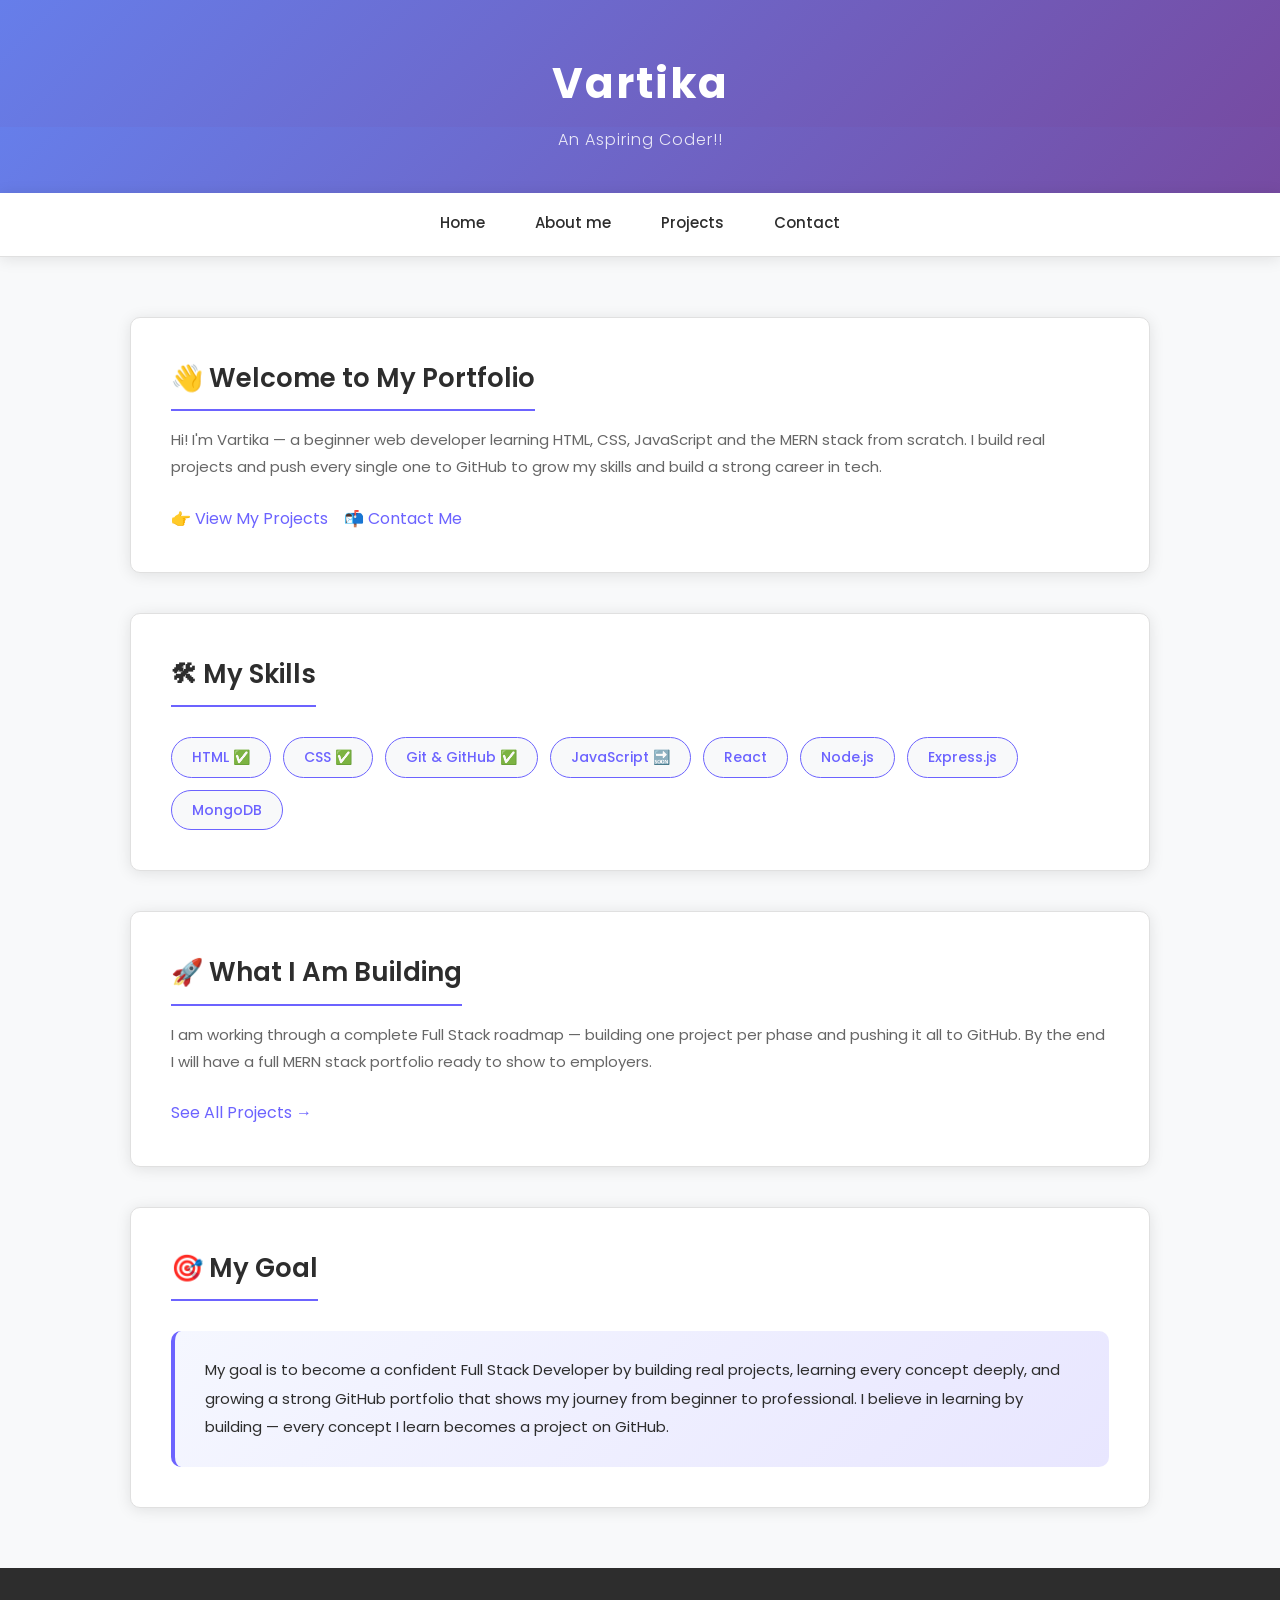
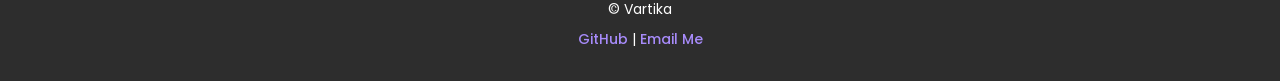
<file: index.html>
<!DOCTYPE html>
<html lang="en">
<head>
    <meta charset="UTF-8">
    <meta name="viewport" content="width=device-width, initial-scale=1.0">
    <title>Portfolio — Vartika</title>
    <link rel="stylesheet" href="style.css" />
    <link href="https://fonts.googleapis.com/css2?family=Poppins:wght@300;400;500;600;700&display=swap" rel="stylesheet" />
</head>
<body>

    <!-- NAME & TAGLINE -->
    <h1>Vartika</h1>
    <p>An Aspiring Coder!!</p>

    <!-- HEADER -->
    <header>
        <nav>
            <a href="index.html">Home</a>
            <a href="about.html">About me</a>
            <a href="projects.html">Projects</a>
            <a href="contact.html">Contact</a>
        </nav>
    </header>

    <!-- MAIN -->
    <main>

        <!-- Hero Section -->
        <section>
            <h2>👋 Welcome to My Portfolio</h2>
            <p>
                Hi! I'm Vartika — a beginner web developer learning
                HTML, CSS, JavaScript and the MERN stack from scratch.
                I build real projects and push every single one to GitHub
                to grow my skills and build a strong career in tech.
            </p>
            <br />
            <a href="projects.html">👉 View My Projects</a>
            &nbsp;&nbsp;
            <a href="contact.html">📬 Contact Me</a>
        </section>

        <!-- Skills Section -->
        <section>
            <h2>🛠 My Skills</h2>
            <ul>
                <li>HTML ✅</li>
                <li>CSS ✅</li>
                <li>Git & GitHub ✅</li>
                <li>JavaScript 🔜</li>
                <li>React</li>
                <li>Node.js</li>
                <li>Express.js</li>
                <li>MongoDB</li>
            </ul>
        </section>

        <!-- What I am building -->
        <section>
            <h2>🚀 What I Am Building</h2>
            <p>
                I am working through a complete Full Stack roadmap —
                building one project per phase and pushing it all to GitHub.
                By the end I will have a full MERN stack portfolio
                ready to show to employers.
            </p>
            <br />
            <a href="projects.html">See All Projects →</a>
        </section>

        <!-- Goal Section -->
        <section>
            <h2>🎯 My Goal</h2>
            <div class="goal-box">
                My goal is to become a confident Full Stack Developer
                by building real projects, learning every concept deeply,
                and growing a strong GitHub portfolio that shows my journey
                from beginner to professional. I believe in learning by
                building — every concept I learn becomes a project on GitHub.
            </div>
        </section>

    </main>

    <!-- FOOTER -->
    <footer>
        <p>&copy; Vartika</p>
        <p>
            <a href="https://github.com/Vartika1930" target="_blank">GitHub</a> |
            <a href="mailto:vartikapandey1930@email.com">Email Me</a>
        </p>
    </footer>

</body>
</html>
</file>
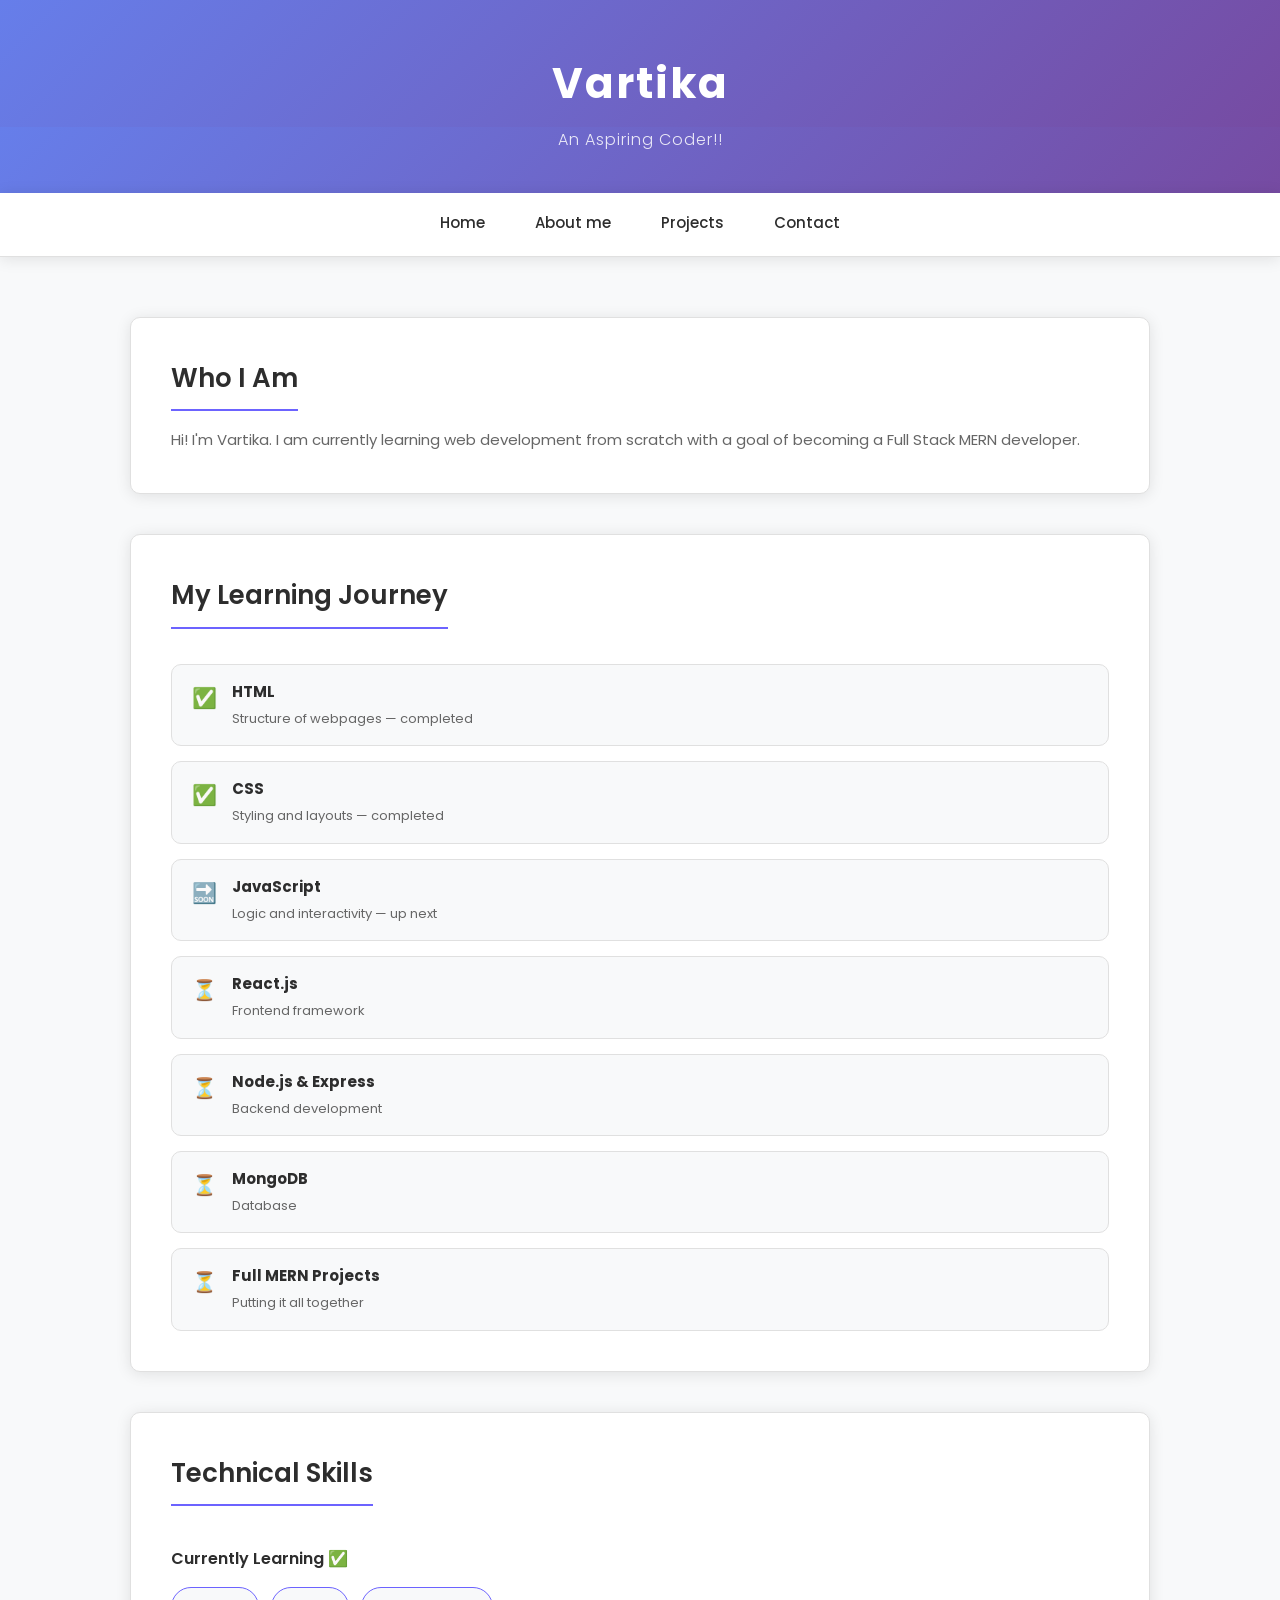
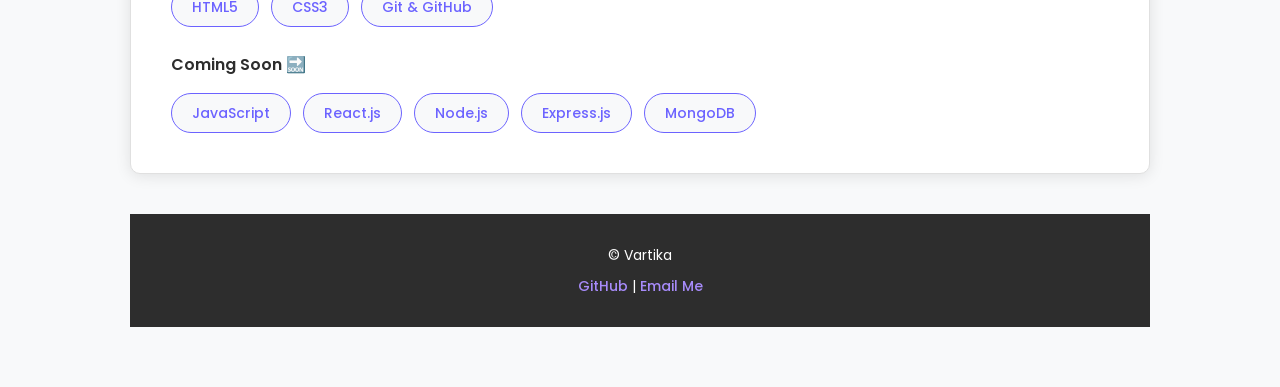
<file: about.html>
<!DOCTYPE html>
<html lang="en">
<head>
    <meta charset="UTF-8">
    <meta name="viewport" content="width=device-width, initial-scale=1.0">
    <title>About Me — Vartika</title>
    <link rel="stylesheet" href="style.css" />
    <link href="https://fonts.googleapis.com/css2?family=Poppins:wght@300;400;500;600;700&display=swap" rel="stylesheet" />
</head>
<body>

    <!-- NAME & TAGLINE -->
    <h1>Vartika</h1>
    <p>An Aspiring Coder!!</p>

    <!-- HEADER -->
    <header>
        <nav>
            <a href="index.html">Home</a>
            <a href="about.html">About me</a>
            <a href="projects.html">Projects</a>
            <a href="contact.html">Contact</a>
        </nav>
    </header>

    <!-- MAIN -->
    <main>

        <!-- Who I am -->
        <section>
            <h2>Who I Am</h2>
            <p>
                Hi! I'm Vartika. I am currently learning web development
                from scratch with a goal of becoming a Full Stack MERN
                developer.
            </p>
        </section>

        <!-- Learning Journey -->
        <section>
            <h2>My Learning Journey</h2>
            <ol class="journey-list">
                <li>
                    <span class="done">✅</span>
                    <div>
                        <strong>HTML</strong>
                        <p>Structure of webpages — completed</p>
                    </div>
                </li>
                <li>
                    <span class="done">✅</span>
                    <div>
                        <strong>CSS</strong>
                        <p>Styling and layouts — completed</p>
                    </div>
                </li>
                <li>
                    <span class="current">🔜</span>
                    <div>
                        <strong>JavaScript</strong>
                        <p>Logic and interactivity — up next</p>
                    </div>
                </li>
                <li>
                    <span>⏳</span>
                    <div>
                        <strong>React.js</strong>
                        <p>Frontend framework</p>
                    </div>
                </li>
                <li>
                    <span>⏳</span>
                    <div>
                        <strong>Node.js & Express</strong>
                        <p>Backend development</p>
                    </div>
                </li>
                <li>
                    <span>⏳</span>
                    <div>
                        <strong>MongoDB</strong>
                        <p>Database</p>
                    </div>
                </li>
                <li>
                    <span>⏳</span>
                    <div>
                        <strong>Full MERN Projects</strong>
                        <p>Putting it all together</p>
                    </div>
                </li>
            </ol>
        </section>

        <!-- Technical Skills -->
        <section>
            <h2>Technical Skills</h2>

            <h3 class="skills-heading">Currently Learning ✅</h3>
            <ul>
                <li>HTML5</li>
                <li>CSS3</li>
                <li>Git & GitHub</li>
            </ul>

            <h3 class="skills-heading">Coming Soon 🔜</h3>
            <ul>
                <li>JavaScript</li>
                <li>React.js</li>
                <li>Node.js</li>
                <li>Express.js</li>
                <li>MongoDB</li>
            </ul>
        </section>

    <footer>
        <p>&copy; Vartika</p>
        <p>
            <a href="https://github.com/Vartika1930" target="_blank">GitHub</a> |
            <a href="mailto:vartikapandey1930@email.com">Email Me</a>
        </p>
    </footer>

</body>
</html>
</file>
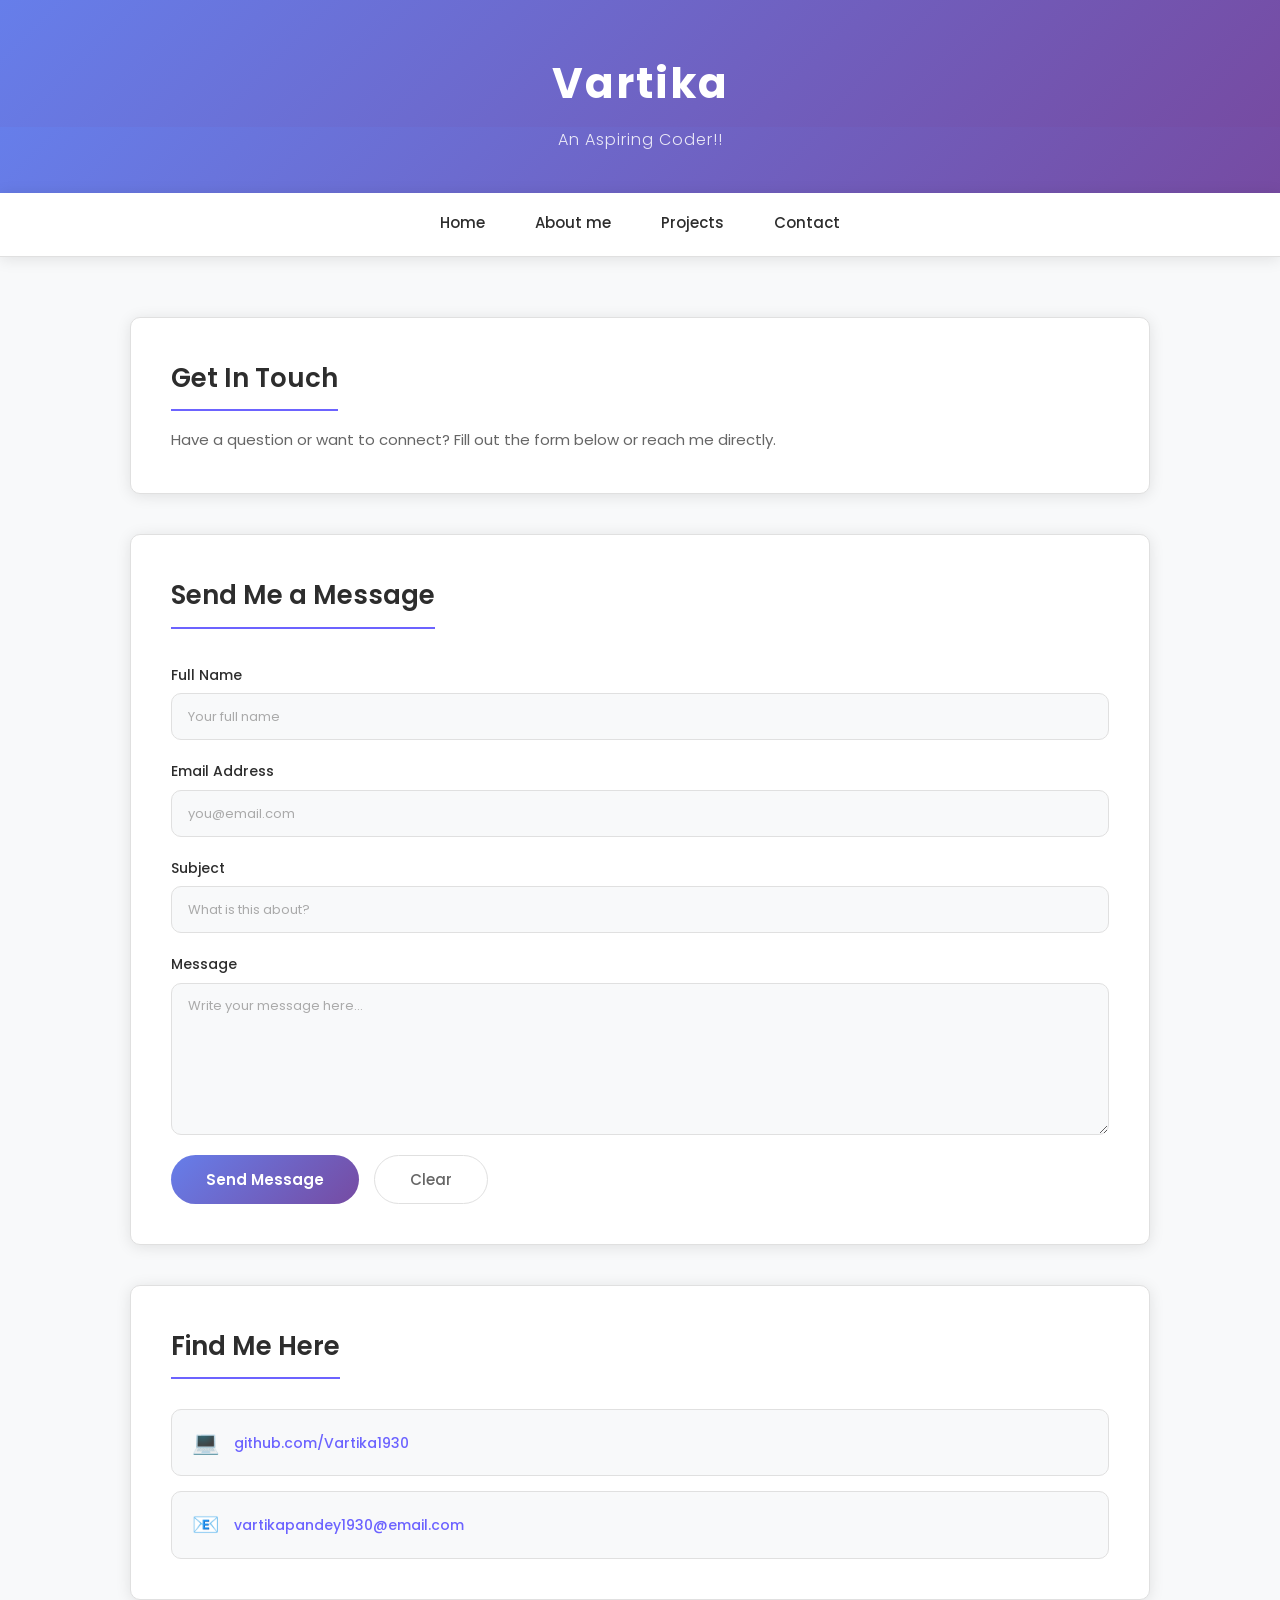
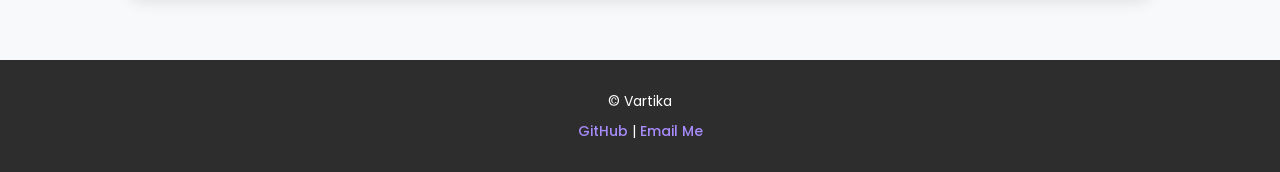
<file: contact.html>
<!DOCTYPE html>
<html lang="en">
<head>
    <meta charset="UTF-8">
    <meta name="viewport" content="width=device-width, initial-scale=1.0">
    <title>Contact — Vartika</title>
    <link rel="stylesheet" href="style.css" />
    <link href="https://fonts.googleapis.com/css2?family=Poppins:wght@300;400;500;600;700&display=swap" rel="stylesheet" />
</head>
<body>

    <!-- NAME & TAGLINE -->
    <h1>Vartika</h1>
    <p>An Aspiring Coder!!</p>

    <!-- HEADER -->
    <header>
        <nav>
            <a href="index.html">Home</a>
            <a href="about.html">About me</a>
            <a href="projects.html">Projects</a>
            <a href="contact.html">Contact</a>
        </nav>
    </header>

    <!-- MAIN -->
    <main>

        <section>
            <h2>Get In Touch</h2>
            <p>
                Have a question or want to connect?
                Fill out the form below or reach me directly.
            </p>
        </section>

        <!-- Contact Form -->
        <section class="contact-section">
            <h2>Send Me a Message</h2>

            <form class="contact-form" action="#" method="POST">

                <div class="form-group">
                    <label for="name">Full Name</label>
                    <input
                        type="text"
                        id="name"
                        name="name"
                        placeholder="Your full name"
                        required
                    />
                </div>

                <div class="form-group">
                    <label for="email">Email Address</label>
                    <input
                        type="email"
                        id="email"
                        name="email"
                        placeholder="you@email.com"
                        required
                    />
                </div>

                <div class="form-group">
                    <label for="subject">Subject</label>
                    <input
                        type="text"
                        id="subject"
                        name="subject"
                        placeholder="What is this about?"
                    />
                </div>

                <div class="form-group">
                    <label for="message">Message</label>
                    <textarea
                        id="message"
                        name="message"
                        rows="6"
                        placeholder="Write your message here..."
                        required
                    ></textarea>
                </div>

                <div class="form-buttons">
                    <button type="submit" class="btn-submit">Send Message</button>
                    <button type="reset" class="btn-reset">Clear</button>
                </div>

            </form>
        </section>

        <!-- Direct Contact -->
        <section>
            <h2>Find Me Here</h2>
            <ul class="contact-links">
                <li>
                    <span>💻</span>
                    <a href="https://github.com/Vartika1930" target="_blank">
                        github.com/Vartika1930
                    </a>
                </li>
                <li>
                    <span>📧</span>
                    <a href="mailto:vartikapandey1930@email.com">
                        vartikapandey1930@email.com
                    </a>
                </li>
            </ul>
        </section>

    </main>

    <!-- FOOTER -->
    <footer>
        <p>&copy; Vartika</p>
        <p>
            <a href="https://github.com/Vartika1930" target="_blank">GitHub</a> |
            <a href="mailto:vartikapandey1930@email.com">Email Me</a>
        </p>
    </footer>

</body>
</html>
</file>
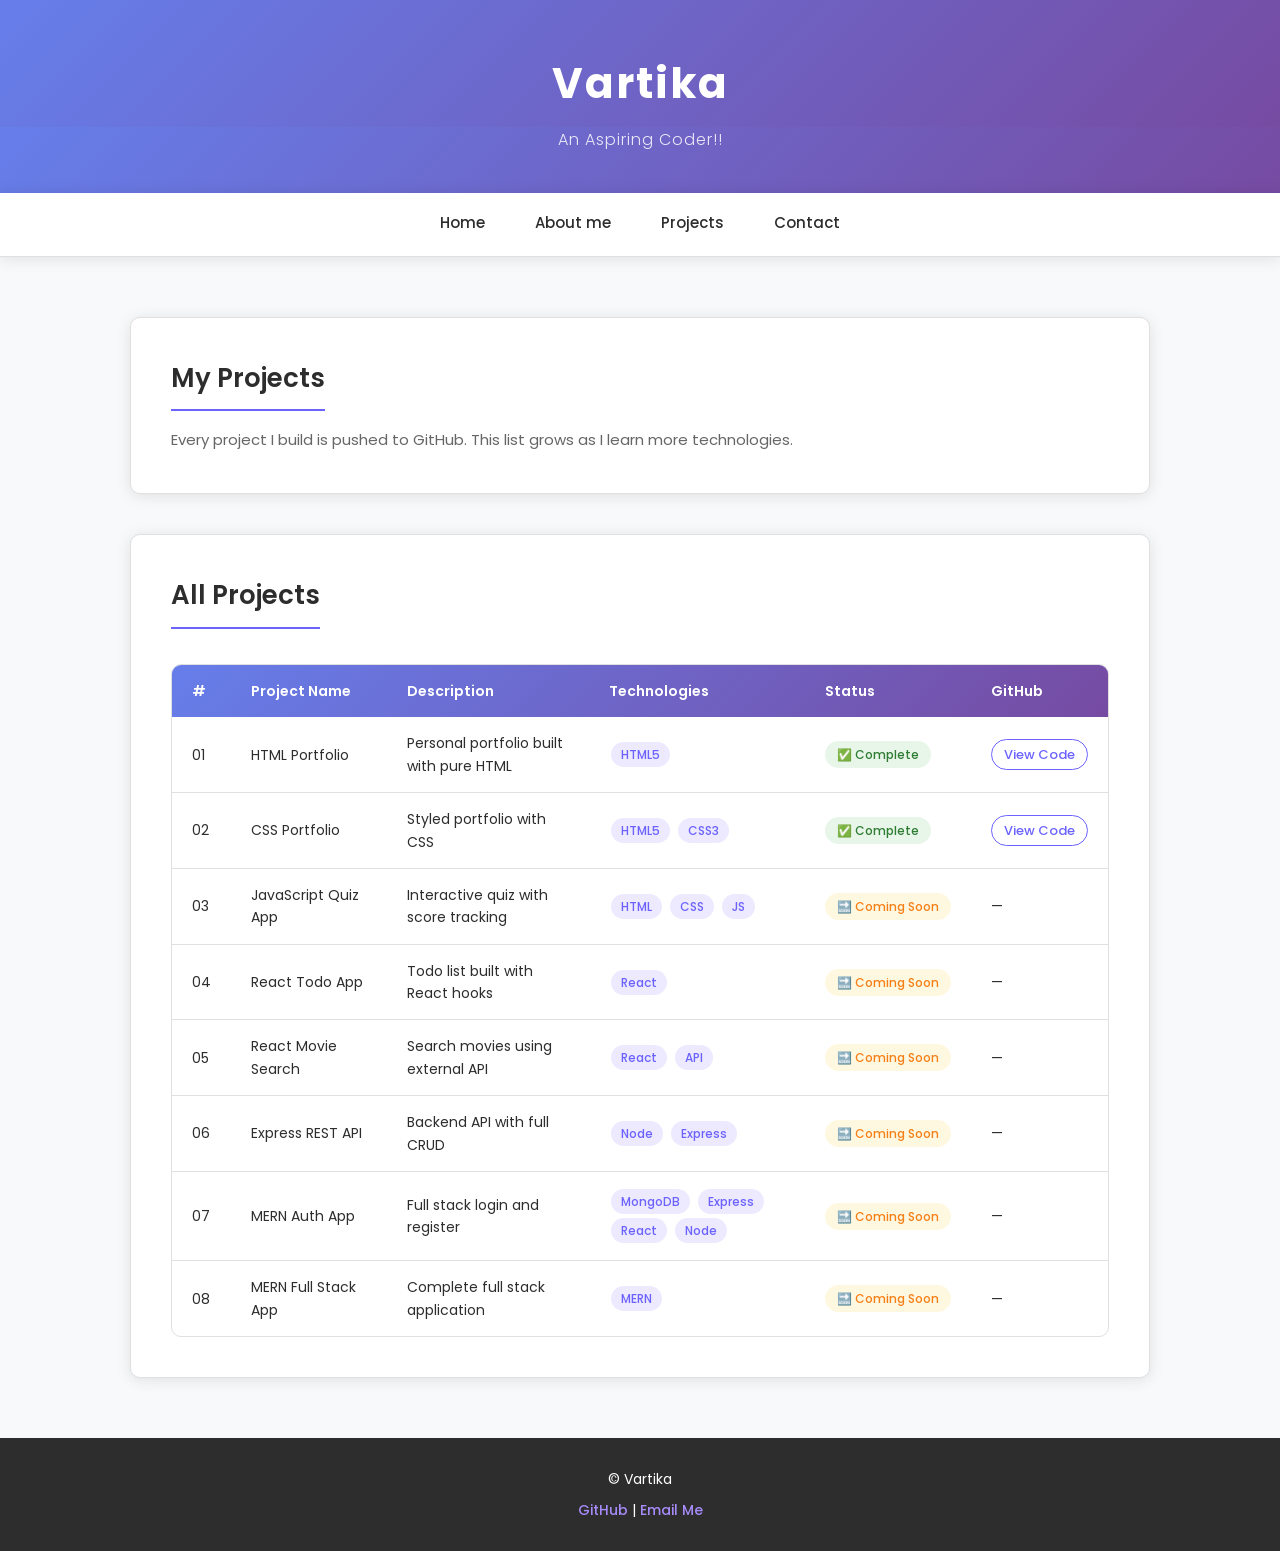
<file: projects.html>
<!DOCTYPE html>
<html lang="en">
<head>
    <meta charset="UTF-8">
    <meta name="viewport" content="width=device-width, initial-scale=1.0">
    <title>Projects — Vartika</title>
    <link rel="stylesheet" href="style.css" />
    <link href="https://fonts.googleapis.com/css2?family=Poppins:wght@300;400;500;600;700&display=swap" rel="stylesheet" />
</head>
<body>

    <!-- NAME & TAGLINE -->
    <h1>Vartika</h1>
    <p>An Aspiring Coder!!</p>

    <!-- HEADER -->
    <header>
        <nav>
            <a href="index.html">Home</a>
            <a href="about.html">About me</a>
            <a href="projects.html">Projects</a>
            <a href="contact.html">Contact</a>
        </nav>
    </header>

    <!-- MAIN -->
    <main>

        <section>
            <h2>My Projects</h2>
            <p>
                Every project I build is pushed to GitHub.
                This list grows as I learn more technologies.
            </p>
        </section>

        <!-- Projects Table -->
        <section>
            <h2>All Projects</h2>
            <div class="table-wrapper">
                <table>
                    <thead>
                        <tr>
                            <th>#</th>
                            <th>Project Name</th>
                            <th>Description</th>
                            <th>Technologies</th>
                            <th>Status</th>
                            <th>GitHub</th>
                        </tr>
                    </thead>
                    <tbody>
                        <tr>
                            <td>01</td>
                            <td>HTML Portfolio</td>
                            <td>Personal portfolio built with pure HTML</td>
                            <td><span class="tech-tag">HTML5</span></td>
                            <td><span class="status done">✅ Complete</span></td>
                            <td>
                                <a href="https://github.com/Vartika1930/01-html-portfolio"
                                   target="_blank" class="table-link">View Code</a>
                            </td>
                        </tr>
                        <tr>
                            <td>02</td>
                            <td>CSS Portfolio</td>
                            <td>Styled portfolio with CSS</td>
                            <td>
                                <span class="tech-tag">HTML5</span>
                                <span class="tech-tag">CSS3</span>
                            </td>
                            <td><span class="status done">✅ Complete</span></td>
                            <td>
                                <a href="https://github.com/Vartika1930/01-html-portfolio"
                                   target="_blank" class="table-link">View Code</a>
                            </td>
                        </tr>
                        <tr>
                            <td>03</td>
                            <td>JavaScript Quiz App</td>
                            <td>Interactive quiz with score tracking</td>
                            <td>
                                <span class="tech-tag">HTML</span>
                                <span class="tech-tag">CSS</span>
                                <span class="tech-tag">JS</span>
                            </td>
                            <td><span class="status soon">🔜 Coming Soon</span></td>
                            <td>—</td>
                        </tr>
                        <tr>
                            <td>04</td>
                            <td>React Todo App</td>
                            <td>Todo list built with React hooks</td>
                            <td><span class="tech-tag">React</span></td>
                            <td><span class="status soon">🔜 Coming Soon</span></td>
                            <td>—</td>
                        </tr>
                        <tr>
                            <td>05</td>
                            <td>React Movie Search</td>
                            <td>Search movies using external API</td>
                            <td>
                                <span class="tech-tag">React</span>
                                <span class="tech-tag">API</span>
                            </td>
                            <td><span class="status soon">🔜 Coming Soon</span></td>
                            <td>—</td>
                        </tr>
                        <tr>
                            <td>06</td>
                            <td>Express REST API</td>
                            <td>Backend API with full CRUD</td>
                            <td>
                                <span class="tech-tag">Node</span>
                                <span class="tech-tag">Express</span>
                            </td>
                            <td><span class="status soon">🔜 Coming Soon</span></td>
                            <td>—</td>
                        </tr>
                        <tr>
                            <td>07</td>
                            <td>MERN Auth App</td>
                            <td>Full stack login and register</td>
                            <td>
                                <span class="tech-tag">MongoDB</span>
                                <span class="tech-tag">Express</span>
                                <span class="tech-tag">React</span>
                                <span class="tech-tag">Node</span>
                            </td>
                            <td><span class="status soon">🔜 Coming Soon</span></td>
                            <td>—</td>
                        </tr>
                        <tr>
                            <td>08</td>
                            <td>MERN Full Stack App</td>
                            <td>Complete full stack application</td>
                            <td>
                                <span class="tech-tag">MERN</span>
                            </td>
                            <td><span class="status soon">🔜 Coming Soon</span></td>
                            <td>—</td>
                        </tr>
                    </tbody>
                </table>
            </div>
        </section>

    </main>

    <!-- FOOTER -->
    <footer>
        <p>&copy; Vartika</p>
        <p>
            <a href="https://github.com/Vartika1930" target="_blank">GitHub</a> |
            <a href="mailto:vartikapandey1930@email.com">Email Me</a>
        </p>
    </footer>

</body>
</html>
</file>
<file: style.css>
/* ===== RESET ===== */
* {
    margin: 0;
    padding: 0;
    box-sizing: border-box;
}

/* ===== VARIABLES ===== */
:root {
    --primary: #6c63ff;
    --primary-dark: #5548e0;
    --text-dark: #2d2d2d;
    --text-light: #666666;
    --bg-light: #f8f9fa;
    --white: #ffffff;
    --border: #e0e0e0;
    --shadow: 0 2px 15px rgba(0, 0, 0, 0.1);
    --radius: 10px;
}

/* ===== BASE ===== */
body {
    font-family: 'Poppins', sans-serif;
    background-color: var(--bg-light);
    color: var(--text-dark);
    line-height: 1.6;
}

a {
    text-decoration: none;
    color: var(--primary);
    transition: color 0.3s ease;
}

a:hover {
    color: var(--primary-dark);
}

/* ===== NAME & TAGLINE ===== */
body > h1 {
    text-align: center;
    font-size: 42px;
    font-weight: 700;
    color: var(--white);
    background: linear-gradient(135deg, #667eea, #764ba2);
    padding: 50px 20px 10px 20px;
    letter-spacing: 2px;
}

body > p {
    text-align: center;
    font-size: 16px;
    color: rgba(255, 255, 255, 0.85);
    background: linear-gradient(135deg, #667eea, #764ba2);
    padding: 0 20px 40px 20px;
    font-weight: 300;
    letter-spacing: 1px;
}

/* ===== HEADER & NAV ===== */
header {
    background-color: var(--white);
    border-bottom: 1px solid var(--border);
    box-shadow: var(--shadow);
    position: sticky;
    top: 0;
    z-index: 100;
}

nav {
    display: flex;
    justify-content: center;
    gap: 10px;
    padding: 0 40px;
    max-width: 1100px;
    margin: 0 auto;
}

nav a {
    display: inline-block;
    padding: 18px 20px;
    font-size: 15px;
    font-weight: 500;
    color: var(--text-dark);
    border-bottom: 3px solid transparent;
    transition: all 0.3s ease;
}

nav a:hover {
    color: var(--primary);
    border-bottom: 3px solid var(--primary);
}

/* ===== MAIN ===== */
main {
    max-width: 1100px;
    margin: 60px auto;
    padding: 0 40px;
    display: flex;
    flex-direction: column;
    gap: 40px;
}

/* ===== SECTIONS ===== */
section {
    background-color: var(--white);
    border-radius: var(--radius);
    padding: 40px;
    box-shadow: var(--shadow);
    border: 1px solid var(--border);
}

section h2 {
    font-size: 26px;
    font-weight: 600;
    color: var(--text-dark);
    margin-bottom: 15px;
    padding-bottom: 10px;
    border-bottom: 2px solid var(--primary);
    display: inline-block;
}

section p {
    font-size: 15px;
    color: var(--text-light);
    line-height: 1.8;
}

section p a {
    font-weight: 600;
    color: var(--primary);
    border-bottom: 1px dashed var(--primary);
    padding-bottom: 2px;
}

section p a:hover {
    color: var(--primary-dark);
    border-bottom: 1px solid var(--primary-dark);
}

/* ===== SKILLS LIST ===== */
ul {
    list-style: none;
    display: flex;
    flex-wrap: wrap;
    gap: 12px;
    margin-top: 15px;
}

ul li {
    background-color: var(--bg-light);
    color: var(--primary);
    border: 1px solid var(--primary);
    padding: 8px 20px;
    border-radius: 50px;
    font-size: 14px;
    font-weight: 500;
    transition: all 0.3s ease;
    cursor: default;
}

ul li:hover {
    background-color: var(--primary);
    color: var(--white);
    transform: translateY(-3px);
    box-shadow: 0 5px 15px rgba(108, 99, 255, 0.3);
}

/* ===== GOAL BOX ===== */
.goal-box {
    background: linear-gradient(135deg, #f5f7ff, #e8e6ff);
    border-left: 4px solid var(--primary);
    padding: 25px 30px;
    border-radius: var(--radius);
    font-size: 15px;
    line-height: 1.9;
    color: var(--text-dark);
    margin-top: 15px;
}

/* ===== FOOTER ===== */
footer {
    background-color: var(--text-dark);
    color: var(--white);
    text-align: center;
    padding: 30px 20px;
    font-size: 14px;
    display: flex;
    flex-direction: column;
    gap: 8px;
}

footer a {
    color: #a78bfa;
    font-weight: 500;
    transition: color 0.3s ease;
}

footer a:hover {
    color: var(--white);
}

/* ================================================
   ABOUT PAGE
   ================================================ */

.journey-list {
    list-style: none;
    display: flex;
    flex-direction: column;
    gap: 15px;
    margin-top: 20px;
}

.journey-list li {
    display: flex;
    align-items: flex-start;
    gap: 15px;
    background-color: var(--bg-light);
    padding: 15px 20px;
    border-radius: var(--radius);
    border: 1px solid var(--border);
    transition: all 0.3s ease;
}

.journey-list li:hover {
    border-color: var(--primary);
    box-shadow: 0 3px 10px rgba(108, 99, 255, 0.1);
    transform: translateX(5px);
}

.journey-list li span {
    font-size: 20px;
    margin-top: 2px;
}

.journey-list li strong {
    font-size: 15px;
    color: var(--text-dark);
    display: block;
    margin-bottom: 3px;
}

.journey-list li p {
    font-size: 13px;
    color: var(--text-light);
    margin: 0;
}

.skills-heading {
    font-size: 16px;
    font-weight: 600;
    color: var(--text-dark);
    margin: 25px 0 10px 0;
}

/* ================================================
   PROJECTS PAGE
   ================================================ */

.table-wrapper {
    overflow-x: auto;
    margin-top: 20px;
    border-radius: var(--radius);
    border: 1px solid var(--border);
}

table {
    width: 100%;
    border-collapse: collapse;
    font-size: 14px;
}

thead {
    background: linear-gradient(135deg, #667eea, #764ba2);
    color: var(--white);
}

thead th {
    padding: 15px 20px;
    text-align: left;
    font-weight: 600;
    font-size: 14px;
    white-space: nowrap;
}

tbody tr {
    border-bottom: 1px solid var(--border);
    transition: background-color 0.2s ease;
}

tbody tr:last-child {
    border-bottom: none;
}

tbody tr:hover {
    background-color: #f5f7ff;
}

tbody td {
    padding: 15px 20px;
    color: var(--text-dark);
    vertical-align: middle;
}

.tech-tag {
    display: inline-block;
    background-color: #ede9fe;
    color: var(--primary);
    padding: 3px 10px;
    border-radius: 20px;
    font-size: 12px;
    font-weight: 500;
    margin: 2px 2px;
}

.status {
    display: inline-block;
    padding: 4px 12px;
    border-radius: 20px;
    font-size: 12px;
    font-weight: 500;
    white-space: nowrap;
}

.status.done {
    background-color: #e8f5e9;
    color: #2e7d32;
}

.status.soon {
    background-color: #fff8e1;
    color: #f57f17;
}

.table-link {
    color: var(--primary);
    font-weight: 500;
    font-size: 13px;
    padding: 5px 12px;
    border: 1px solid var(--primary);
    border-radius: 20px;
    transition: all 0.3s ease;
    white-space: nowrap;
}

.table-link:hover {
    background-color: var(--primary);
    color: var(--white);
}

/* ================================================
   CONTACT PAGE
   ================================================ */

.contact-form {
    display: flex;
    flex-direction: column;
    gap: 20px;
    margin-top: 20px;
}

.form-group {
    display: flex;
    flex-direction: column;
    gap: 7px;
}

.form-group label {
    font-size: 14px;
    font-weight: 500;
    color: var(--text-dark);
}

.form-group input,
.form-group textarea {
    width: 100%;
    padding: 12px 16px;
    border: 1.5px solid var(--border);
    border-radius: var(--radius);
    font-family: 'Poppins', sans-serif;
    font-size: 14px;
    color: var(--text-dark);
    background-color: var(--bg-light);
    transition: all 0.3s ease;
    outline: none;
}

.form-group input:focus,
.form-group textarea:focus {
    border-color: var(--primary);
    background-color: var(--white);
    box-shadow: 0 0 0 3px rgba(108, 99, 255, 0.1);
}

.form-group input::placeholder,
.form-group textarea::placeholder {
    color: #aaaaaa;
    font-size: 13px;
}

.form-group textarea {
    resize: vertical;
    min-height: 130px;
}

.form-buttons {
    display: flex;
    gap: 15px;
    flex-wrap: wrap;
}

.btn-submit {
    background: linear-gradient(135deg, #667eea, #764ba2);
    color: var(--white);
    border: none;
    padding: 12px 35px;
    border-radius: 50px;
    font-family: 'Poppins', sans-serif;
    font-size: 15px;
    font-weight: 600;
    cursor: pointer;
    transition: all 0.3s ease;
}

.btn-submit:hover {
    transform: translateY(-2px);
    box-shadow: 0 5px 20px rgba(108, 99, 255, 0.4);
}

.btn-reset {
    background-color: transparent;
    color: var(--text-light);
    border: 1.5px solid var(--border);
    padding: 12px 35px;
    border-radius: 50px;
    font-family: 'Poppins', sans-serif;
    font-size: 15px;
    font-weight: 500;
    cursor: pointer;
    transition: all 0.3s ease;
}

.btn-reset:hover {
    border-color: var(--text-dark);
    color: var(--text-dark);
}

.contact-links {
    list-style: none;
    display: flex;
    flex-direction: column;
    gap: 15px;
    margin-top: 15px;
}

.contact-links li {
    display: flex;
    align-items: center;
    gap: 15px;
    background-color: var(--bg-light);
    padding: 15px 20px;
    border-radius: var(--radius);
    border: 1px solid var(--border);
    transition: all 0.3s ease;
}

.contact-links li:hover {
    border-color: var(--primary);
    transform: translateX(5px);
}

.contact-links li span {
    font-size: 22px;
}

.contact-links li a {
    font-size: 14px;
    font-weight: 500;
    color: var(--primary);
}

/* ================================================
   RESPONSIVE
   ================================================ */

@media (max-width: 768px) {
    body > h1 {
        font-size: 32px;
        padding-top: 40px;
    }

    nav {
        gap: 0;
        padding: 0 20px;
    }

    nav a {
        padding: 15px 12px;
        font-size: 14px;
    }

    main {
        margin: 40px auto;
        padding: 0 20px;
    }

    section {
        padding: 30px 25px;
    }

    .journey-list li {
        padding: 12px 15px;
    }

    thead th {
        padding: 12px 15px;
    }

    tbody td {
        padding: 12px 15px;
    }

    .form-buttons {
        flex-direction: column;
    }

    .btn-submit,
    .btn-reset {
        width: 100%;
        text-align: center;
    }
}

@media (max-width: 480px) {
    body > h1 {
        font-size: 26px;
        letter-spacing: 1px;
    }

    nav a {
        font-size: 13px;
        padding: 12px 10px;
    }

    ul {
        gap: 8px;
    }

    ul li {
        font-size: 13px;
        padding: 6px 15px;
    }
}
</file>
